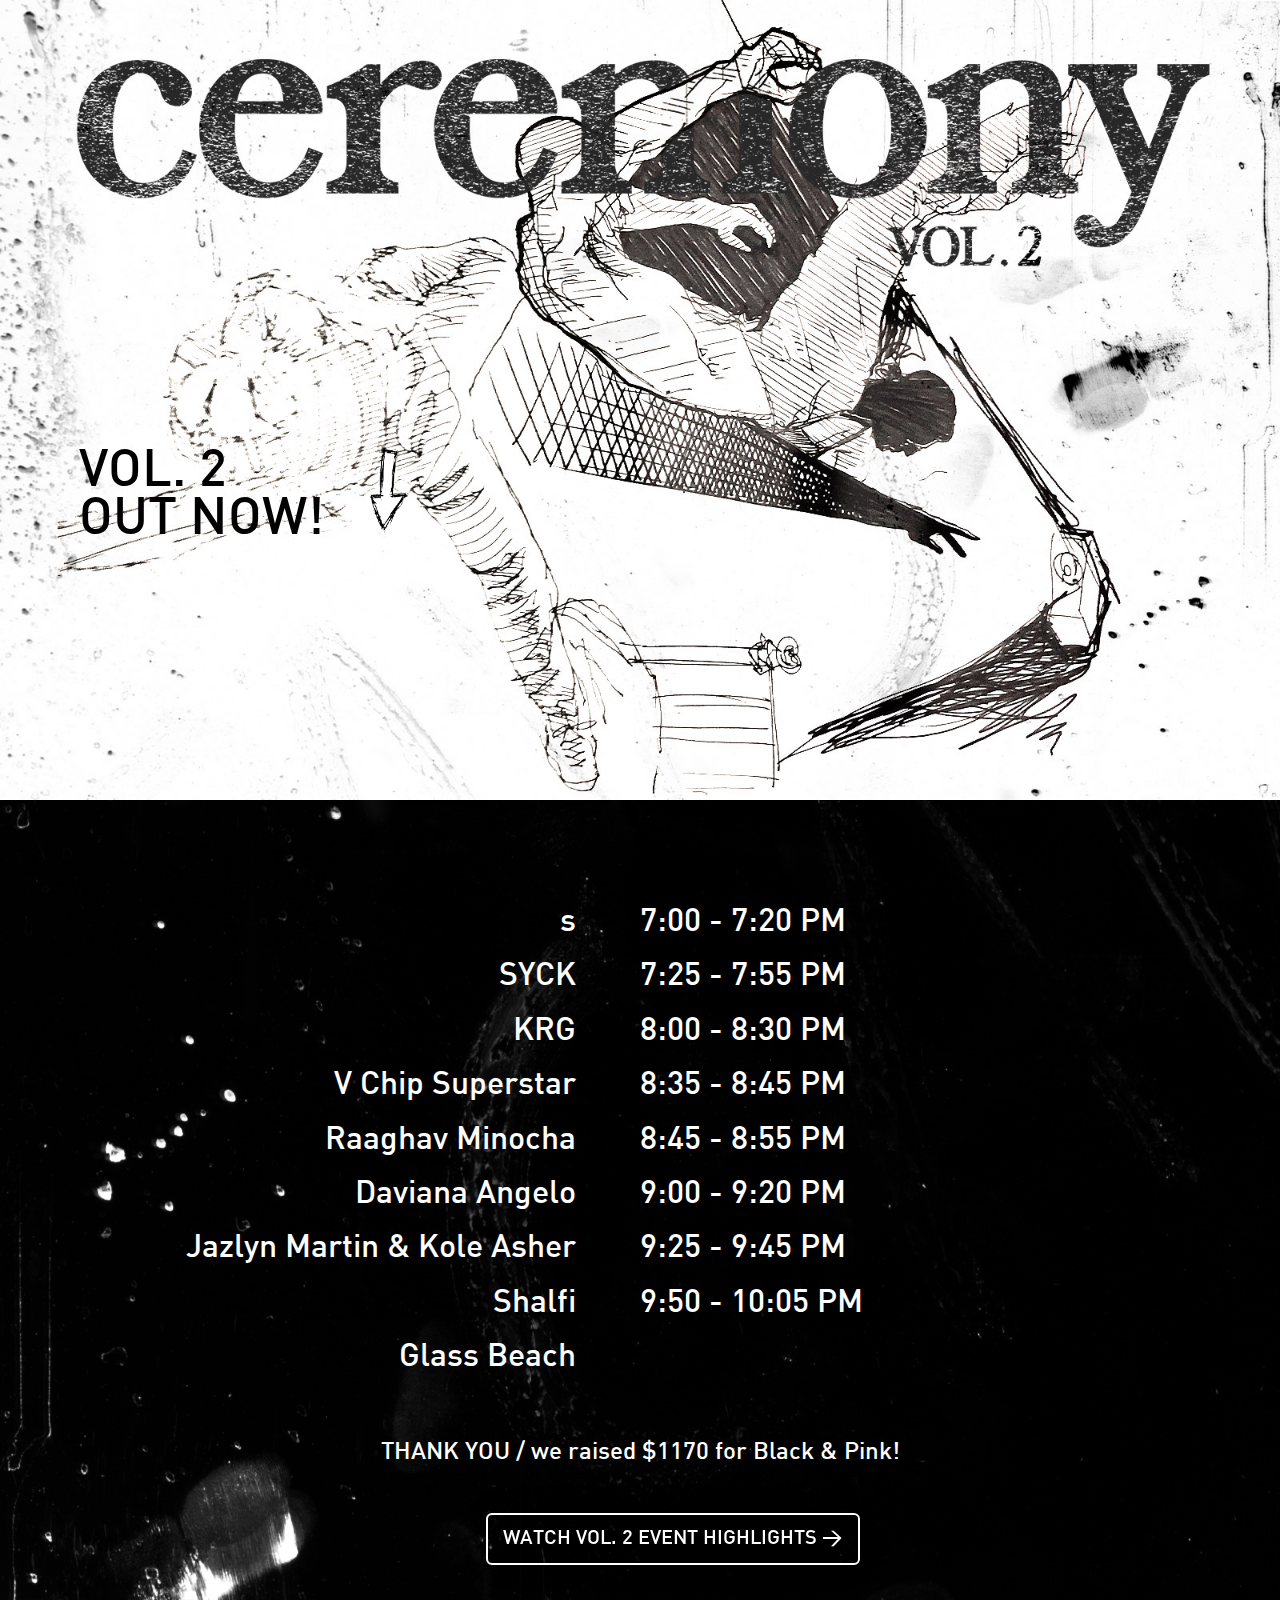
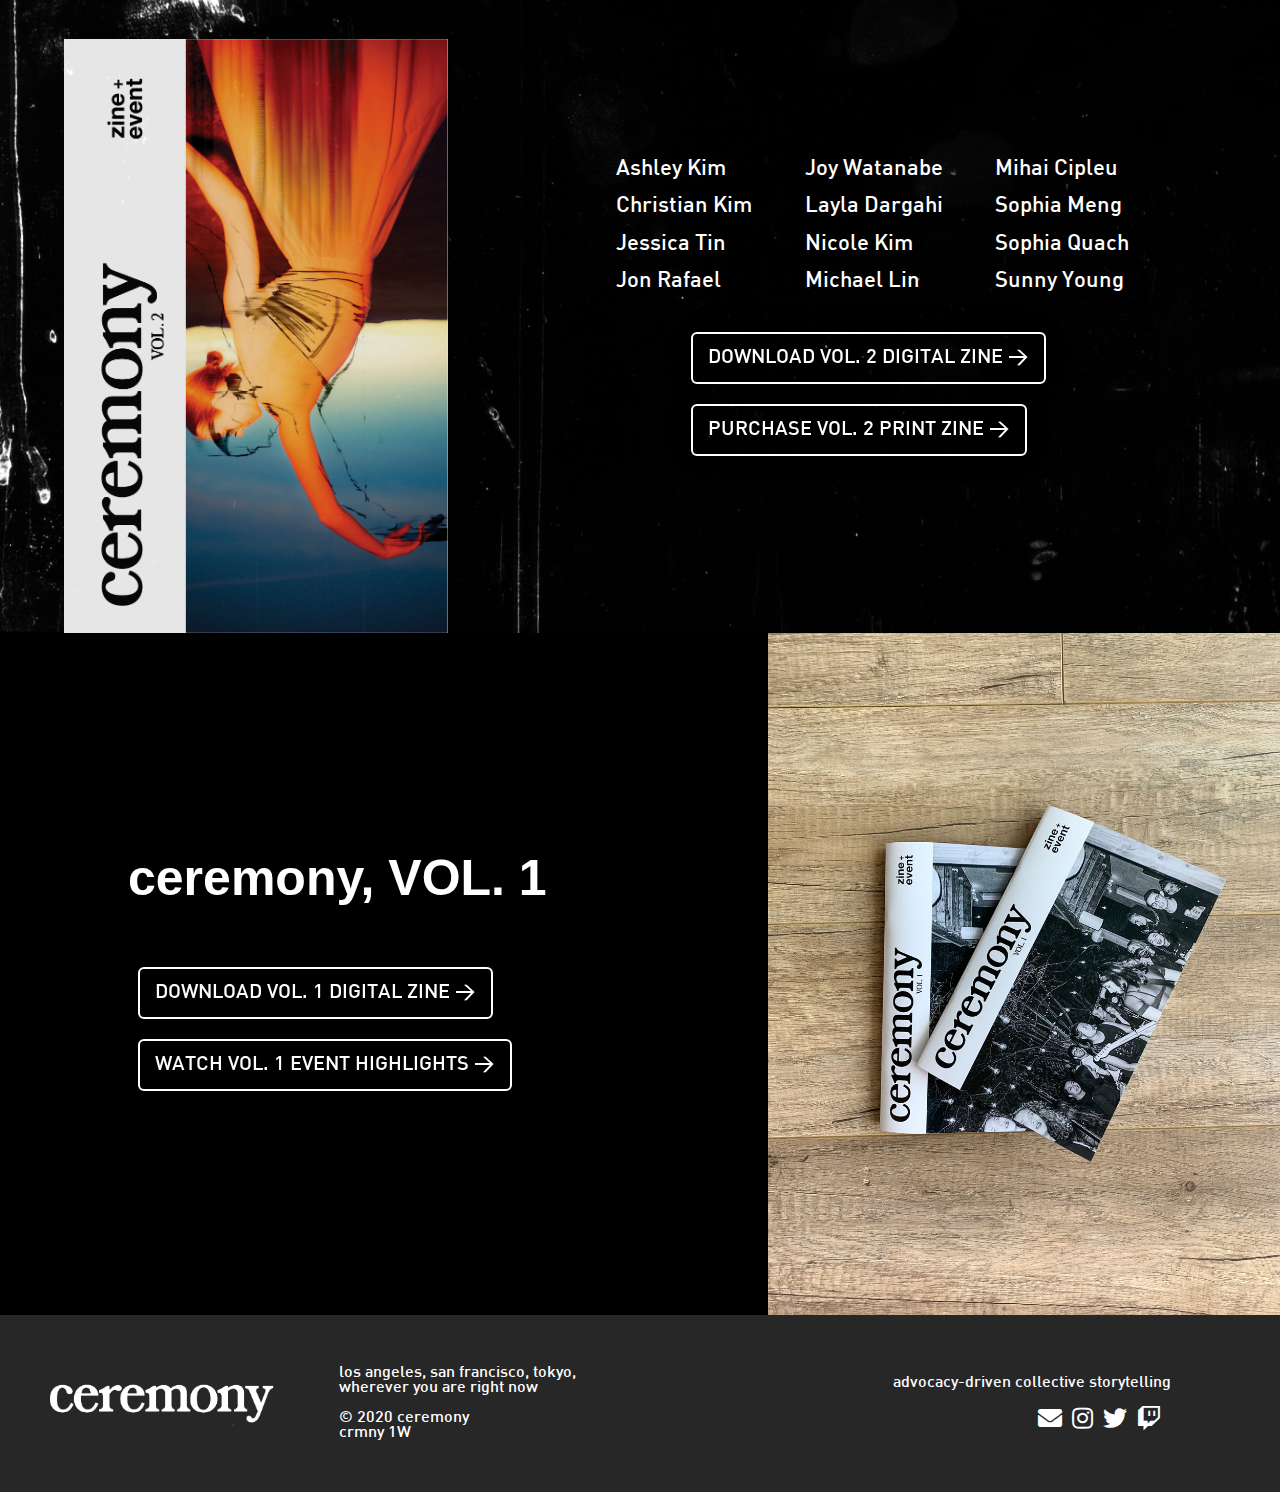
<file: index.html>
<html>
  <head>
    <title>ceremony</title>
    <link rel="stylesheet" type="text/css" href="style.css">
    <link rel="stylesheet" href="https://use.fontawesome.com/releases/v5.7.2/css/all.css">
    <link rel="icon" type="image/png" href="img/zine1logo.png"/>
    <meta name="viewport" content="width=device-width, initial-scale=1">

  </head>
  <body>
    <header id="landing">
      <img src="img/sketchlanding.jpg" id="landing-img" alt="a sketch over the ceremony logo" title="ceremony, VOL. 2">
      <img src="img/mobilelanding3.jpg" id="mobile-landing-img" alt="a painted recreation of a crowd of people walking over the ceremony logo" title="ceremony, VOL. 2">
      <div id="vol-2-announcement">
        VOL. 2 <br> OUT NOW!
      </div>
      <a href="#vol2event" onclick="test('vol2event'); return false;"><img src="img/arrow3.png" id="arrow" class="animated bounce" alt="a sketched arrow pointing downwards bounces up and down" title="arrow"></a>
    </header>

 <main id="vol2">

    <section id="vol2event">
    <section id="schedule" class="clearfix">
      <ul id="names">s
        <li>SYCK</li>
        <li>KRG</li>
        <li>V Chip Superstar</li>
        <li>Raaghav Minocha</li>
        <li>Daviana Angelo</li>
        <li>Jazlyn Martin & Kole Asher</li>
        <li>Shalfi</li>
        <li>Glass Beach</li>
      </ul>
      <ul id="times">
        <li>7:00 - 7:20 PM</li>
        <li>7:25 - 7:55 PM</li>
        <li>8:00 - 8:30 PM</li>
        <li>8:35 - 8:45 PM</li>
        <li>8:45 - 8:55 PM</li>
        <li>9:00 - 9:20 PM</li>
        <li>9:25 - 9:45 PM</li>
        <li>9:50 - 10:05 PM</li>
      </ul>
    </section>
            <p id="add">THANK YOU / we raised $1170 for Black & Pink!</p>
       <div id="button">
          <a href="https://www.twitch.tv/ceremonyonline"><button id="event2watch">WATCH VOL. 2 EVENT HIGHLIGHTS ></button></a><br>
      </div>
    </section>


    <section id="vol2zine" class="clearfix">
      <aside id="zine2">
        <a href="https://www.dropbox.com/sh/qgi4bo7hju7pq64/AADOorTAQ2VtXUM8dhZMkiaBa?dl=0"><img src="img/zine2-cover.png" id="zine2cover"></a>
      </aside>
      <article id="zine2info">
         <ul id="zine2-list">
          <li> Ashley Kim</li>
          <li>Christian Kim</li>
          <li>Jessica Tin</li>
          <li>Jon Rafael</li>
          <li>Joy Watanabe</li>
          <li>Layla Dargahi</li>
          <li>Nicole Kim</li>
          <li>Michael Lin</li>
          <li>Mihai Cipleu</li>
          <li>Sophia Meng</li>
          <li>Sophia Quach</li>
          <li>Sunny Young</li>
        </ul>
        <div class="button">
          <a href="https://www.dropbox.com/sh/qgi4bo7hju7pq64/AADOorTAQ2VtXUM8dhZMkiaBa?dl=0"><button id="zine2download">DOWNLOAD VOL. 2 DIGITAL ZINE ></button></a><br>
          <a href="https://ceremonyonline.selz.com"><button id="zine2purchase">PURCHASE VOL. 2 PRINT ZINE ></button></a>
        </div>
      </article>
    </section>

  </main>
 
    <section id="vol1" class="clearfix">
      <article id="vol1-info">
        <h3 id="vol1-title">
        ceremony, VOL. 1
        </h3>
        <div class="button">
          <a href="https://www.dropbox.com/s/j345tnwtqeroa69/ceremony%2C%20VOL.1.pdf?dl=0"><button id="zine1download">DOWNLOAD VOL. 1 DIGITAL ZINE ></button></a><br>
          <a href="https://www.twitch.tv/ceremonyonline/videos?filter=highlights&sort=time"><button id="event1watch">WATCH VOL. 1 EVENT HIGHLIGHTS ></button></a>
        </div>
      </article>
      <aside id="zine1cover">
        <img id="vol1-zine" src="img/sale.JPG" alt="two copies of the print version of the ceremony, VOL. 1 zine" title="ceremony, VOL. 1 zine">
      </aside>
    </section>

    <footer>
      <a href="#landing" onclick="test('landing'); return false;" id="footer-logo-link"><img src="img/logo-white.png" alt="ceremony logo, the word ceremony is in a serif font" title="ceremony logo" id="footer-logo"></a>
      <div id="footer-info">los angeles, san francisco, tokyo, wherever you are right now<br><br>© 2020 ceremony<br>crmny 1W</div>
      <div id="footer-contact">
        advocacy-driven collective storytelling<br><br>
        <a href="mailto:ceremonyonline@gmail.com"><i class="fas fa-envelope"></i></a><a href="https://www.instagram.com/ceremonyonline/"><i class="fab fa-instagram"></i></a><a href="https://twitter.com/ceremonyonline"><i class = "fab fa-twitter"></i></a><a href="https://www.twitch.tv/ceremonyonline"><i class="fab fa-twitch"></i></a>
      </div>
    </footer>
  </body>
</html>

<!--https://stackoverflow.com/questions/25020582/scrolling-to-an-anchor-using-transition-css3-->
<script>
  function scrollTo(to, duration) {
      if (document.body.scrollTop == to) return;
      var diff = to - document.body.scrollTop;
      var scrollStep = Math.PI / (duration / 10);
      var count = 0, currPos;
      start = window.pageYOffset;
      scrollInterval = setInterval(function(){
          if (document.body.scrollTop != to) {
              count = count + 1;
              currPos = start + diff * (0.5 - 0.5 * Math.cos(count * scrollStep));
              document.body.scrollTop = currPos;
          }
          else { clearInterval(scrollInterval); }
      },10);
  }

  function test(elID)
  {
      var dest = document.getElementById(elID);
      scrollTo(dest.offsetTop, 500);
  }

</script>
</file>
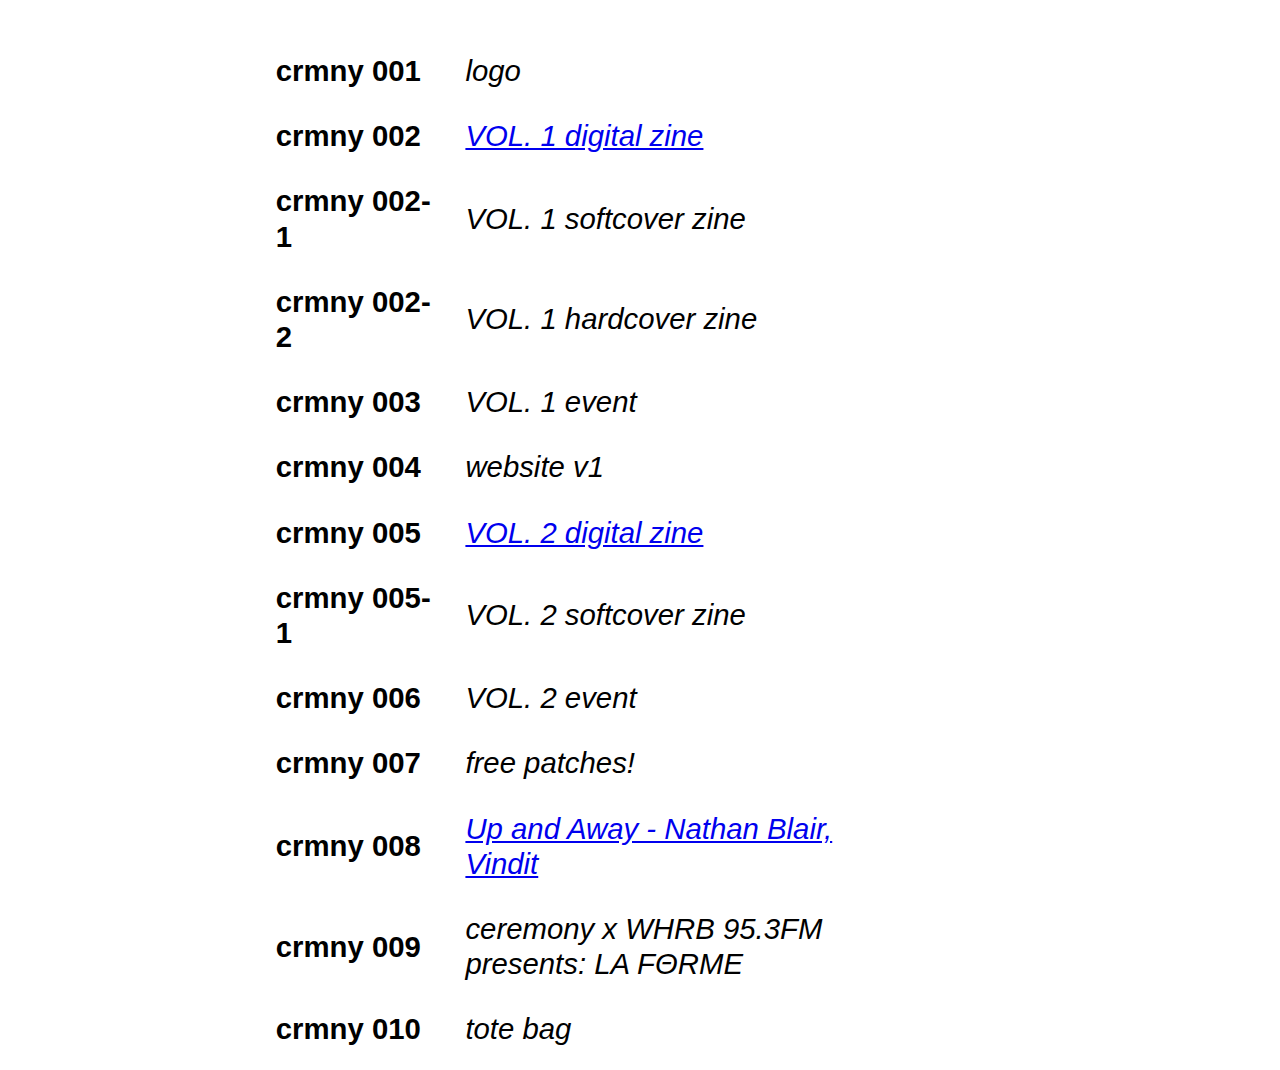
<file: crmny002W/archive.html>
<!DOCTYPE html>
<html>
<head>
	<title>Archive - ceremony</title>
	<link rel="stylesheet" type="text/css" href="style-archive.css">
</head>
<body>
 <main>
 	<table>
 		<tr>
            <th>crmny 001</th>
            <td>logo</td>
        </tr>
        <tr>
			<th>crmny 002</th>
			<td><a href="https://https://www.dropbox.com/s/j345tnwtqeroa69/ceremony%2C%20VOL.1.pdf?dl=0" target="_blank">VOL. 1 digital zine</td>
		</tr>
		<tr>
			<th>crmny 002-1</th>
			<td>VOL. 1 softcover zine</td>
		</tr>
		<tr>
			<th>crmny 002-2</th>
			<td>VOL. 1 hardcover zine</td>
		</tr>
		<tr>
			<th>crmny 003</th>
			<td>VOL. 1 event</td>
		</tr>
        <tr>
            <th>crmny 004</th>
            <td>website v1</td>
        </tr>
		<tr>
			<th>crmny 005</th>
			<td><a href="https://www.dropbox.com/s/foh9rvrsne9jxrn/ceremony%2C%20VOL.%202.pdf?dl=0" target="_blank">VOL. 2 digital zine</td>
		</tr>
		<tr>
			<th>crmny 005-1</th>
			<td>VOL. 2 softcover zine</td>
		</tr>
		<tr>
			<th>crmny 006</th>
			<td>VOL. 2 event</td>
		</tr>
		<tr>
			<th>crmny 007</th>
			<td>free patches!</td>
		</tr>
        <tr>
            <th>crmny 008</th>
            <td><a href="https://fanlink.to/up-and-away" target="_blank">Up and Away - Nathan Blair, Vindit</td>
        </tr>
        <tr>
            <th>crmny 009</th>
            <td>ceremony x WHRB 95.3FM presents: LA FΘRME</td>
        </tr>
        <tr>
            <th>crmny 010</th>
            <td>tote bag</td>
        </tr>
     </table>
 </main>
</body>
</html>
</file>
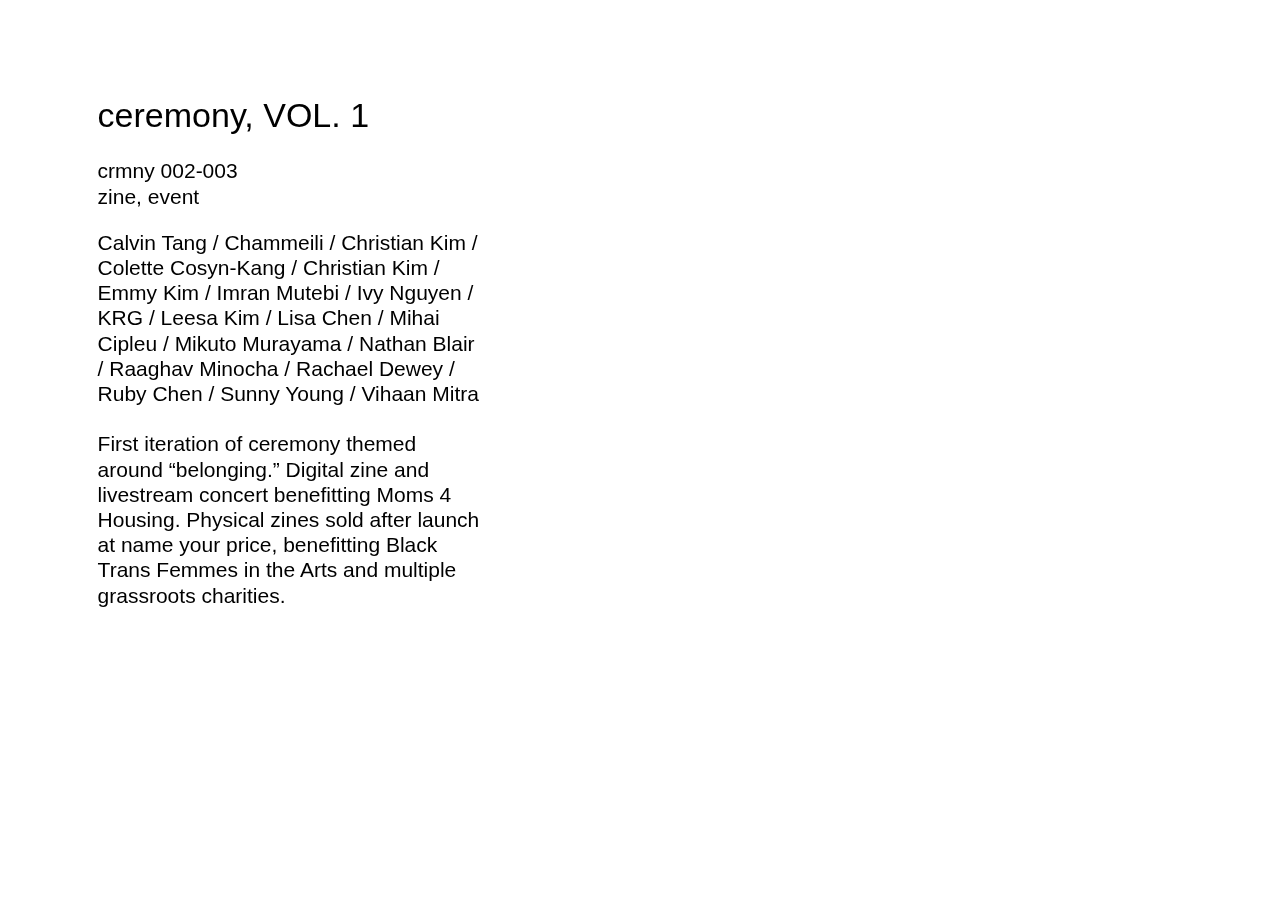
<file: crmny002W/ceremonyVOL1.html>
<!DOCTYPE html>
<html>
    <head>
        <link rel="stylesheet" type="text/css" href="style-pages.css">
    </head>
    <body class="clearfix">
        <main>
            <h1>ceremony, VOL. 1</h1>
            <h2>crmny 002-003<br>zine, event</h2>
            <p>Calvin Tang / Chammeili / Christian Kim / Colette Cosyn-Kang / Christian Kim / Emmy Kim / Imran Mutebi / Ivy Nguyen / KRG / Leesa Kim / Lisa Chen / Mihai Cipleu / Mikuto Murayama / Nathan Blair / Raaghav Minocha / Rachael Dewey / Ruby Chen / Sunny Young / Vihaan Mitra <br><br>
                First iteration of ceremony themed around “belonging.” Digital zine and livestream concert benefitting Moms 4 Housing. Physical zines sold after launch at name your price, benefitting Black Trans Femmes in the Arts and multiple grassroots charities.</p>
        </main>
        <aside>
            
        </aside>
    </body>
</html>
</file>
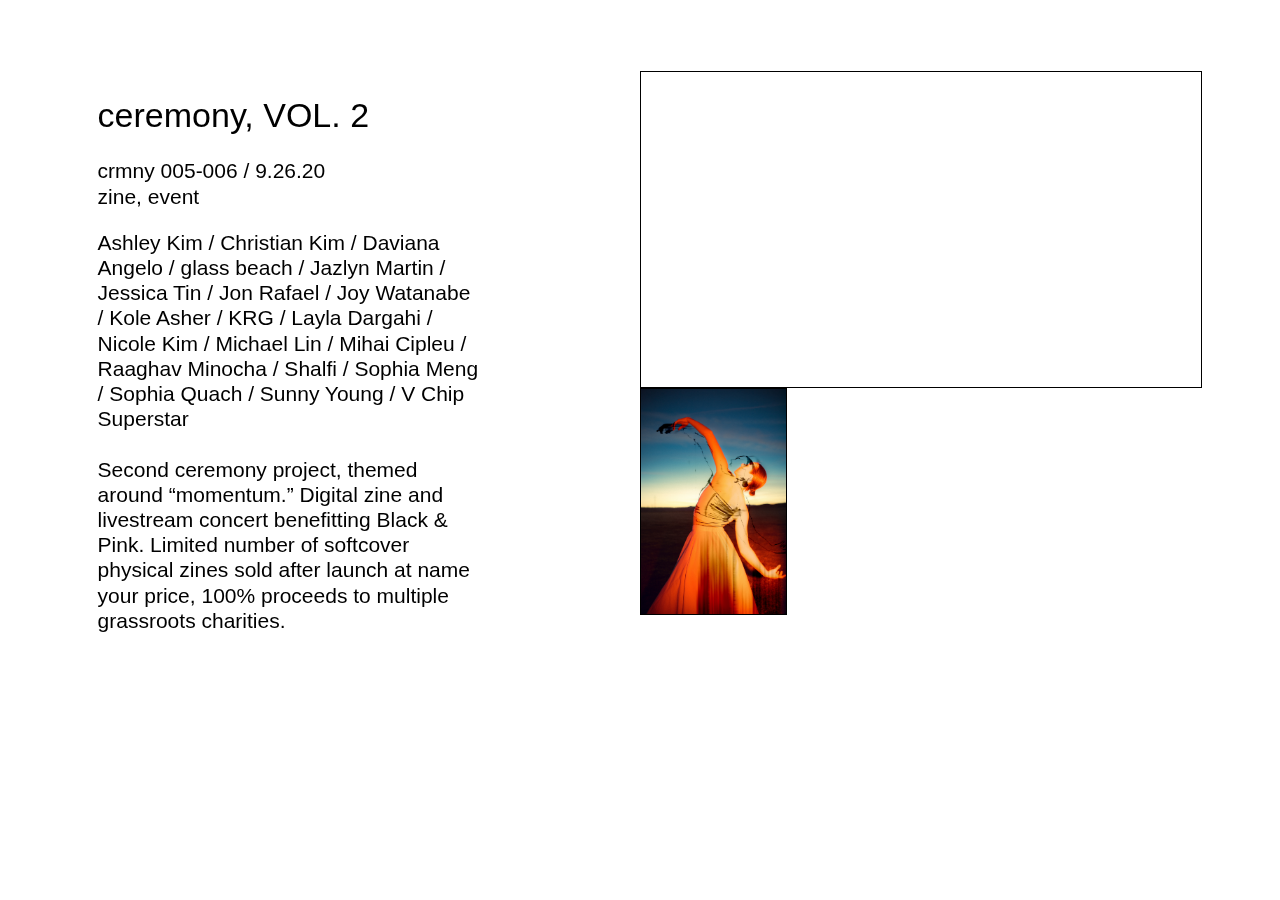
<file: crmny002W/ceremonyVOL2.html>
<!DOCTYPE html>
<html>
    <head>
        <link rel="stylesheet" type="text/css" href="style-pages.css">
    </head>
    <body class="clearfix">
        <main>
            <h1>ceremony, VOL. 2</h1>
            <h2>crmny 005-006 / 9.26.20<br>zine, event</h2>
            <p>Ashley Kim / Christian Kim / Daviana Angelo / glass beach / Jazlyn Martin / Jessica Tin / Jon Rafael / Joy Watanabe / Kole Asher / KRG / Layla Dargahi / Nicole Kim / Michael Lin / Mihai Cipleu / Raaghav Minocha / Shalfi / Sophia Meng / Sophia Quach / Sunny Young / V Chip Superstar <br><br>
                Second ceremony project, themed around “momentum.” Digital zine and livestream concert benefitting Black & Pink. Limited number of softcover physical zines sold after launch at name your price, 100% proceeds to multiple grassroots charities.</p>
        </main>
        <aside class="container">
            <iframe class="object" width="560" height="315" src="https://www.youtube.com/embed/TwBCe7xdpMo" frameborder="0" allow="accelerometer; autoplay; clipboard-write; encrypted-media; gyroscope; picture-in-picture" allowfullscreen></iframe>
            <img src="img/zine2.JPG" id="zine2cover" class="object">
        </aside>
    </body>
</html>
</file>
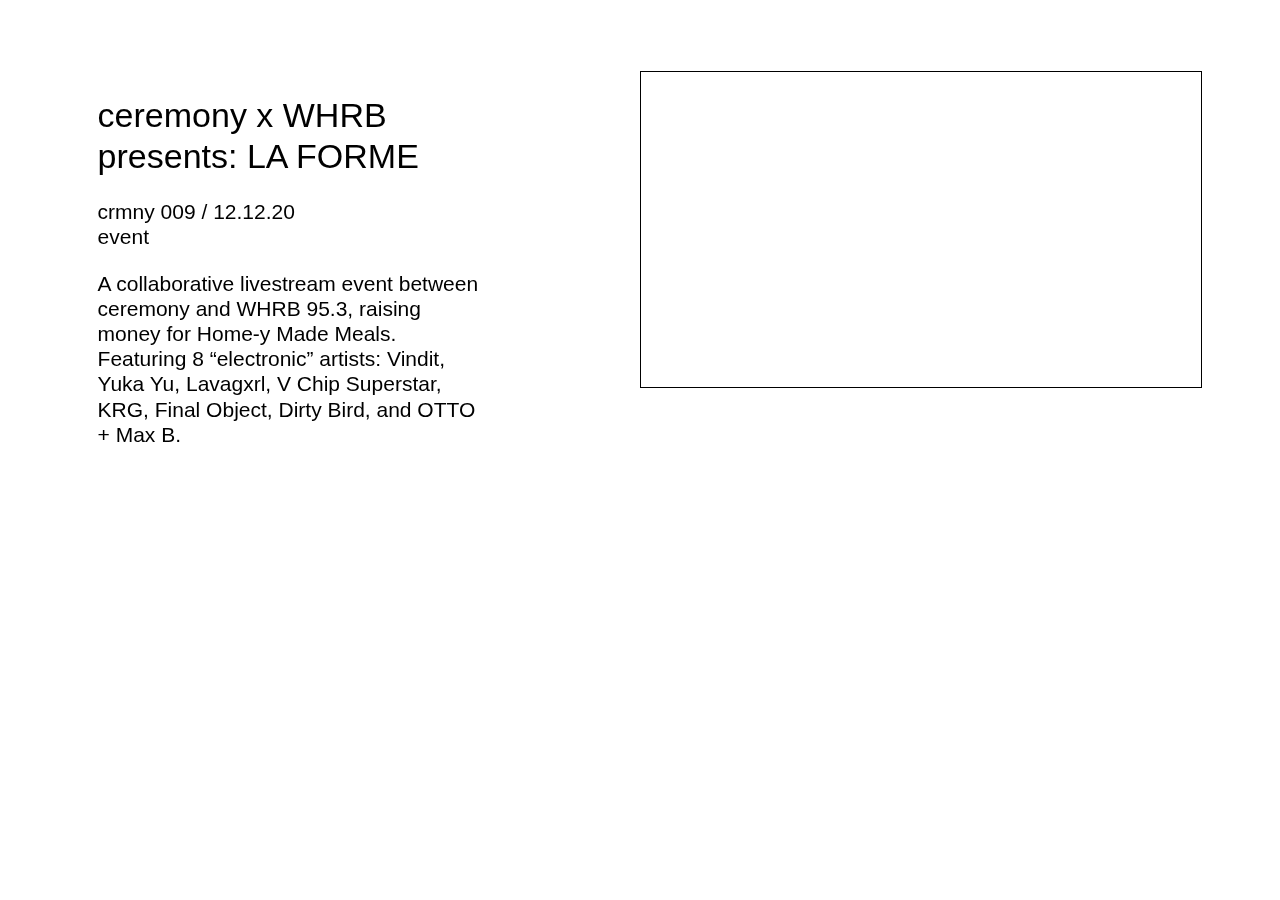
<file: crmny002W/LAFORME.html>
<!DOCTYPE html>
<html>
    <head>
        <link rel="stylesheet" type="text/css" href="style-pages.css">
    </head>
    <body class="clearfix">
        <main>
            <h1>ceremony x WHRB presents: LA FORME</h1>
            <h2>crmny 009 / 12.12.20 <br>
            event</h2>
            <p>A collaborative livestream event between ceremony and WHRB 95.3,  raising money for Home-y Made Meals. Featuring 8 “electronic” artists: Vindit, Yuka Yu, Lavagxrl, V Chip Superstar, KRG, Final Object, Dirty Bird, and OTTO + Max B.</p>
        </main>
        <aside>
            <iframe width="560" height="315" src="https://www.youtube.com/embed/CTY20k3SyaU" frameborder="0" allow="accelerometer; autoplay; clipboard-write; encrypted-media; gyroscope; picture-in-picture" allowfullscreen></iframe>
        </aside>
    </body>
</html>
</file>
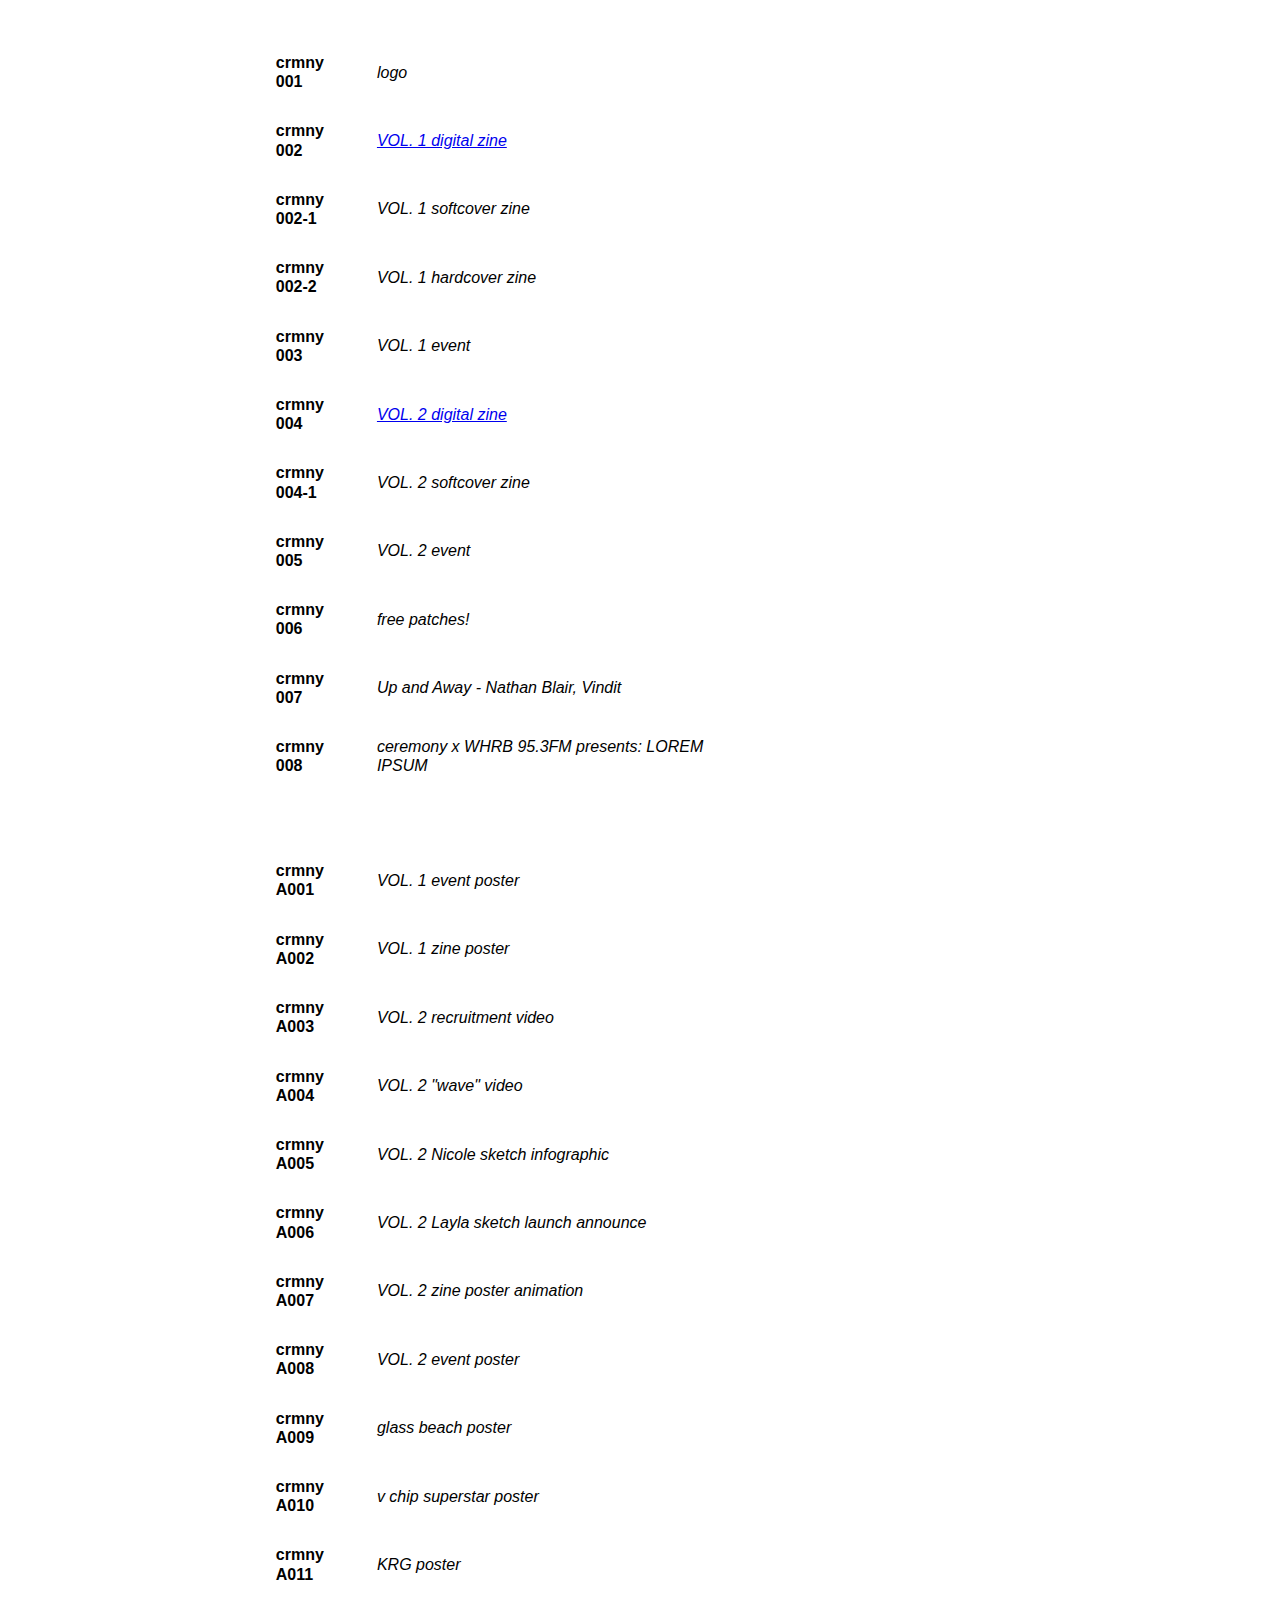
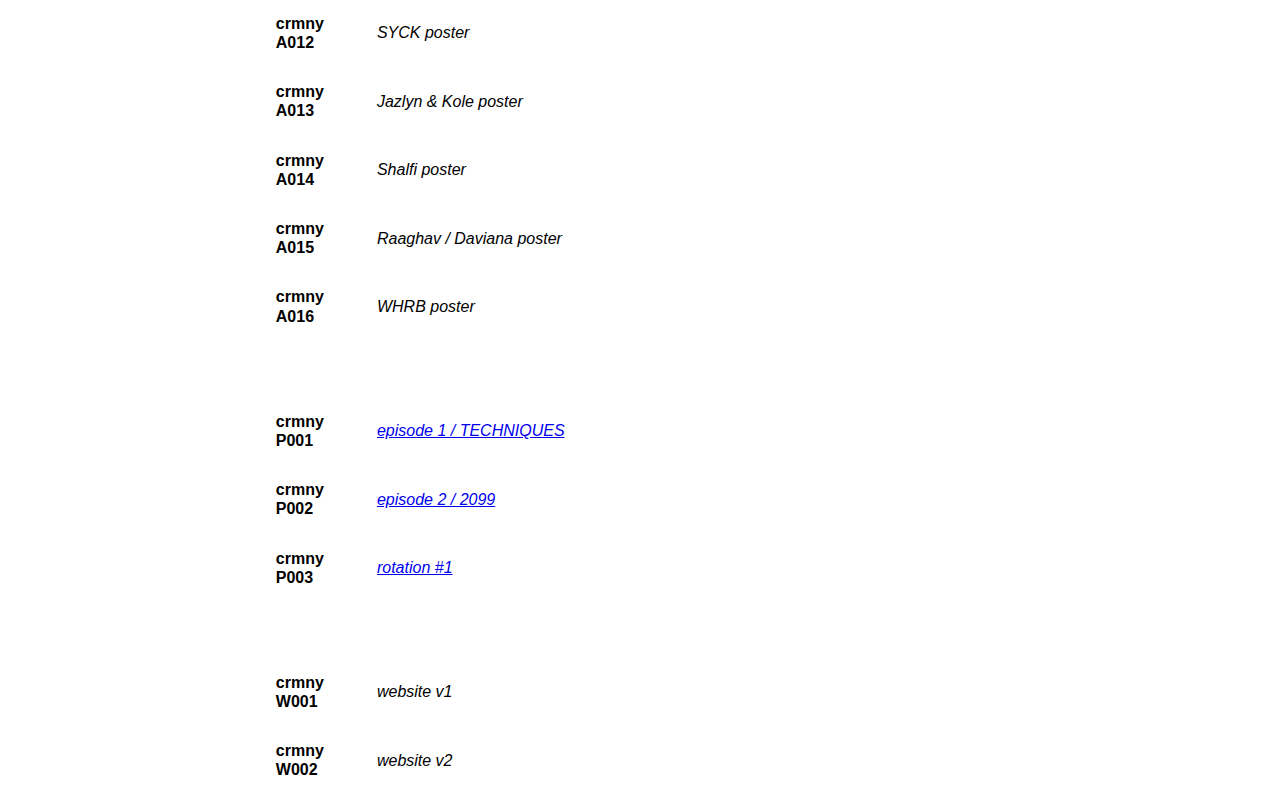
<file: crmny W002/Archive/archive.html>
<!DOCTYPE html>
<html>
<head>
	<title>Archive - ceremony</title>
	<link rel="stylesheet" type="text/css" href="style-archive.css">
</head>
<body>
 <main>
 	<table>
 		<tr>
            <th>crmny 001</th>
            <td>logo</td>
        </tr>
			<th>crmny 002</th>
			<td><a href="https://https://www.dropbox.com/s/j345tnwtqeroa69/ceremony%2C%20VOL.1.pdf?dl=0" target="_blank">VOL. 1 digital zine</td>
		</tr>
		<tr>
			<th>crmny 002-1</th>
			<td>VOL. 1 softcover zine</td>
		</tr>
		<tr>
			<th>crmny 002-2</th>
			<td>VOL. 1 hardcover zine</td>
		</tr>
		<tr>
			<th>crmny 003</th>
			<td>VOL. 1 event</td>
		</tr>
		<tr>
			<th>crmny 004</th>
			<td><a href="https://www.dropbox.com/s/foh9rvrsne9jxrn/ceremony%2C%20VOL.%202.pdf?dl=0" target="_blank">VOL. 2 digital zine</td>
		</tr>
		<tr>
			<th>crmny 004-1</th>
			<td>VOL. 2 softcover zine</td>
		</tr>
		<tr>
			<th>crmny 005</th>
			<td>VOL. 2 event</td>
		</tr>
		<tr>
			<th>crmny 006</th>
			<td>free patches!</td>
		</tr>
        <tr>
            <th>crmny 007</th>
            <td>Up and Away - Nathan Blair, Vindit</td>
        </tr>
        <tr>
            <th>crmny 008</th>
            <td>ceremony x WHRB 95.3FM presents: LOREM IPSUM</td>
        </tr>
     </table>
      <br>
    <table>
    	<tr>
    		<th>crmny A001</th>
    		<td>VOL. 1 event poster</td>
    	</tr>
    	<tr>
    		<th>crmny A002</th>
    		<td>VOL. 1 zine poster</td>
    	</tr>
        <tr>
            <th>crmny A003</th>
            <td>VOL. 2 recruitment video</td>
        </tr>
        <tr>
            <th>crmny A004</th>
            <td>VOL. 2 "wave" video</td>
        </tr>
    	<tr>
    		<th>crmny A005</th>
    		<td>VOL. 2 Nicole sketch infographic</td>
    	</tr>
    	<tr>
    		<th>crmny A006</th>
    		<td>VOL. 2 Layla sketch launch announce</td>
    	</tr>
    	<tr>
    		<th>crmny A007</th>
    		<td>VOL. 2 zine poster animation</td>
    	</tr>
    	<tr>
    		<th>crmny A008</th>
    		<td>VOL. 2 event poster</td>
    	</tr>
    	<tr>
    		<th>crmny A009</th>
    		<td>glass beach poster</td>
    	</tr>
    	<tr>
    		<th>crmny A010</th>
    		<td>v chip superstar poster</td>
    	</tr>
		<tr>
    		<th>crmny A011</th>
    		<td>KRG poster</td>
    	</tr>
		<tr>
    		<th>crmny A012</th>
    		<td>SYCK poster</td>
    	</tr>
		<tr>
    		<th>crmny A013</th>
    		<td>Jazlyn & Kole poster</td>
    	</tr>
		<tr>
    		<th>crmny A014</th>
    		<td>Shalfi poster</td>
    	</tr>
    	<tr>
    		<th>crmny A015</th>
    		<td>Raaghav / Daviana poster</td>
    	</tr>
    	<tr>
    		<th>crmny A016</th>
    		<td>WHRB poster</td>
    	</tr>
   </table>
    <br>
    <table>
    	<tr>
    		<th>crmny P001</th>
    		<td><a href="https://open.spotify.com/playlist/3E7LkMrb4ySn7H7SnYjYqq?si=YDgE8CxsTuSb3-r_aCMDiA" target="_blank">episode 1 / TECHNIQUES </td>
    	</tr>
    	<tr>
    		<th>crmny P002</th>
    		<td><a href="https://open.spotify.com/playlist/5FnxP9ekcerh7RYp98u4PL?si=EBnnkEIYTQiZbJ0goh2mQA" target="_blank">episode 2 / 2099 </td>
    	</tr>
    	<tr>
    		<th>crmny P003</th>
    		<td><a href="https://open.spotify.com/playlist/2LqTNC4VkechQ0MfaKv77O?si=DTD0rWGyThOl6ZQF4Yzf_Q" target="_blank">rotation #1</td>
    	</tr>
    </table>
    <br>
   <table>
	   	<tr>
	   		<th>crmny W001</th>
	   		<td>website v1</td>
	   	</tr>
	   	<tr>
	   		<th>crmny W002</th>
	   		<td>website v2</td>
	   	</tr>
	</table>
 </main>
</body>
</html>
</file>
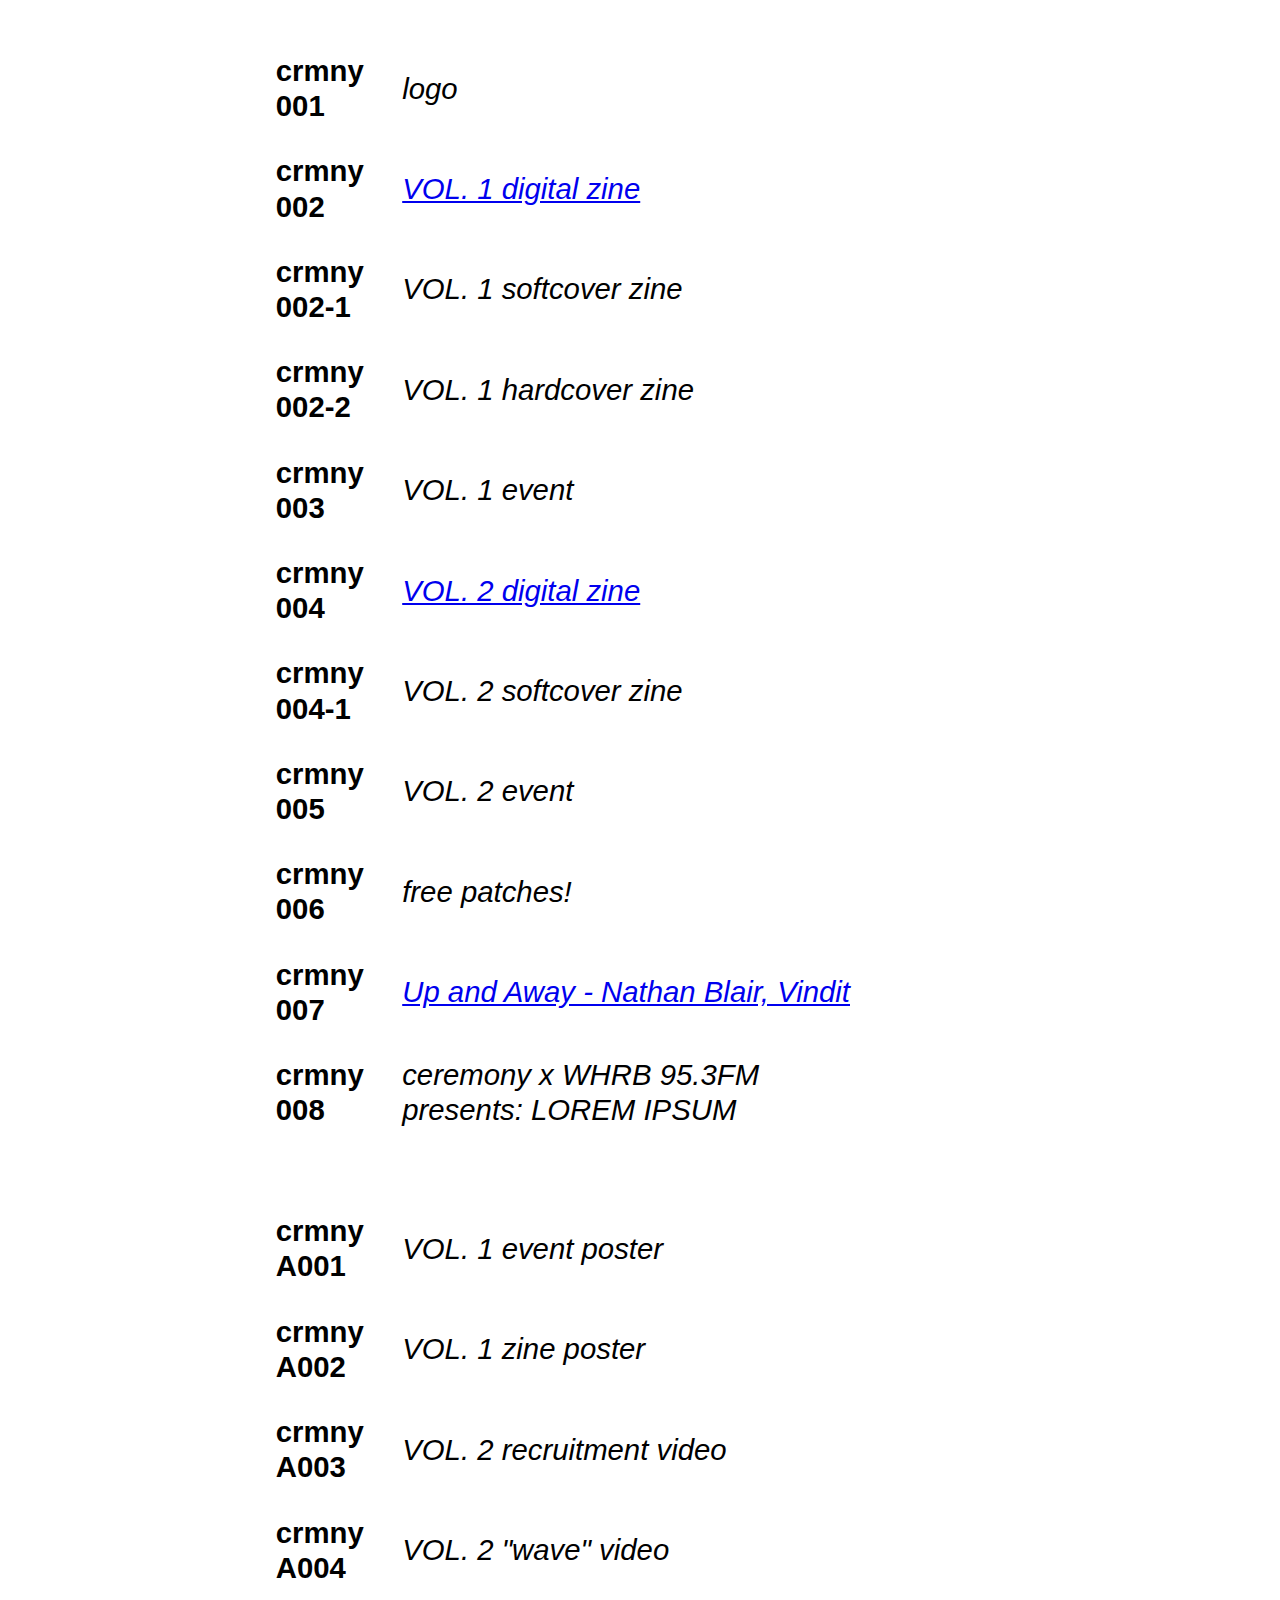
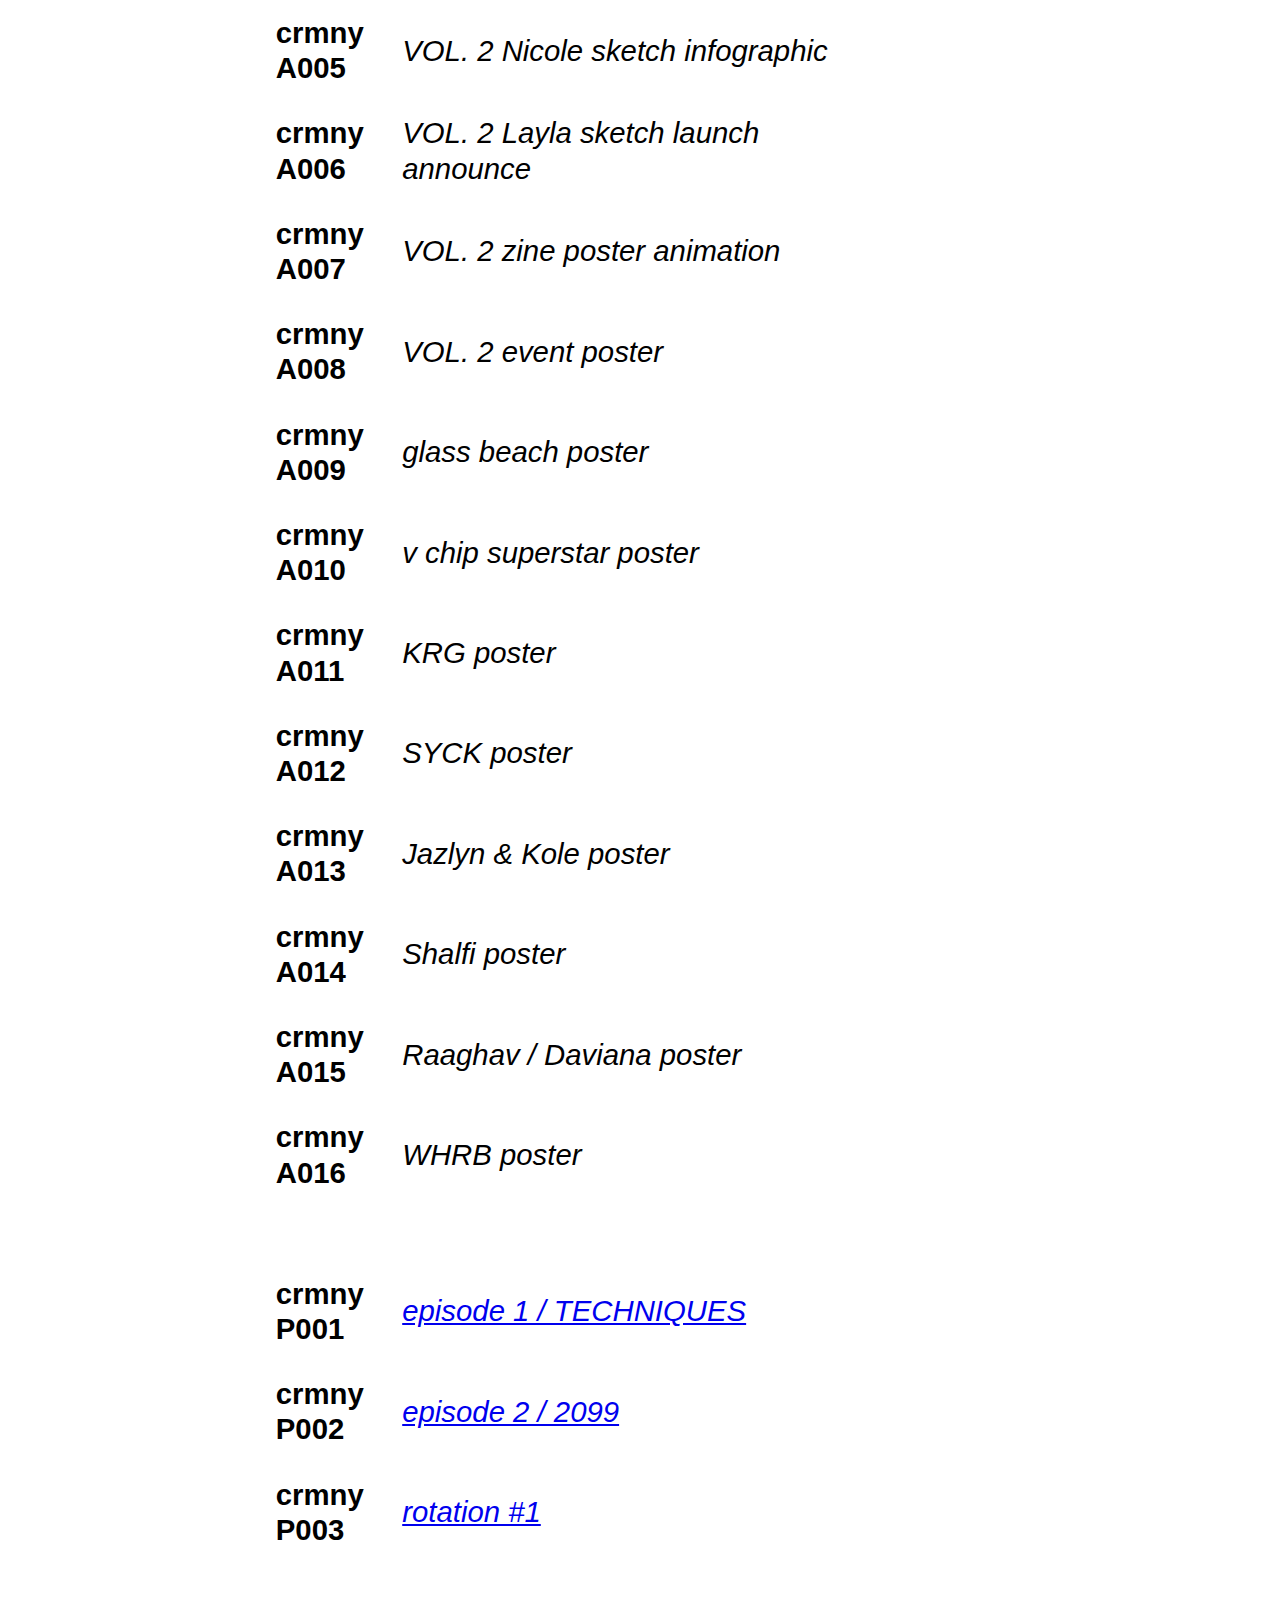
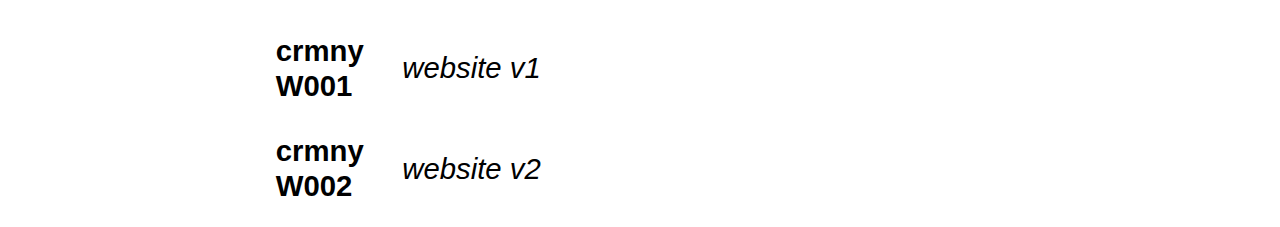
<file: crmny002W/Archive/archive.html>
<!DOCTYPE html>
<html>
<head>
	<title>Archive - ceremony</title>
	<link rel="stylesheet" type="text/css" href="style-archive.css">
</head>
<body>
 <main>
 	<table>
 		<tr>
            <th>crmny 001</th>
            <td>logo</td>
        </tr>
			<th>crmny 002</th>
			<td><a href="https://https://www.dropbox.com/s/j345tnwtqeroa69/ceremony%2C%20VOL.1.pdf?dl=0" target="_blank">VOL. 1 digital zine</td>
		</tr>
		<tr>
			<th>crmny 002-1</th>
			<td>VOL. 1 softcover zine</td>
		</tr>
		<tr>
			<th>crmny 002-2</th>
			<td>VOL. 1 hardcover zine</td>
		</tr>
		<tr>
			<th>crmny 003</th>
			<td>VOL. 1 event</td>
		</tr>
		<tr>
			<th>crmny 004</th>
			<td><a href="https://www.dropbox.com/s/foh9rvrsne9jxrn/ceremony%2C%20VOL.%202.pdf?dl=0" target="_blank">VOL. 2 digital zine</td>
		</tr>
		<tr>
			<th>crmny 004-1</th>
			<td>VOL. 2 softcover zine</td>
		</tr>
		<tr>
			<th>crmny 005</th>
			<td>VOL. 2 event</td>
		</tr>
		<tr>
			<th>crmny 006</th>
			<td>free patches!</td>
		</tr>
        <tr>
            <th>crmny 007</th>
            <td><a href="https://fanlink.to/up-and-away" target="_blank">Up and Away - Nathan Blair, Vindit</td>
        </tr>
        <tr>
            <th>crmny 008</th>
            <td>ceremony x WHRB 95.3FM presents: LOREM IPSUM</td>
        </tr>
     </table>
      <br>
    <table>
    	<tr>
    		<th>crmny A001</th>
    		<td>VOL. 1 event poster</td>
    	</tr>
    	<tr>
    		<th>crmny A002</th>
    		<td>VOL. 1 zine poster</td>
    	</tr>
        <tr>
            <th>crmny A003</th>
            <td>VOL. 2 recruitment video</td>
        </tr>
        <tr>
            <th>crmny A004</th>
            <td>VOL. 2 "wave" video</td>
        </tr>
    	<tr>
    		<th>crmny A005</th>
    		<td>VOL. 2 Nicole sketch infographic</td>
    	</tr>
    	<tr>
    		<th>crmny A006</th>
    		<td>VOL. 2 Layla sketch launch announce</td>
    	</tr>
    	<tr>
    		<th>crmny A007</th>
    		<td>VOL. 2 zine poster animation</td>
    	</tr>
    	<tr>
    		<th>crmny A008</th>
    		<td>VOL. 2 event poster</td>
    	</tr>
    	<tr>
    		<th>crmny A009</th>
    		<td>glass beach poster</td>
    	</tr>
    	<tr>
    		<th>crmny A010</th>
    		<td>v chip superstar poster</td>
    	</tr>
		<tr>
    		<th>crmny A011</th>
    		<td>KRG poster</td>
    	</tr>
		<tr>
    		<th>crmny A012</th>
    		<td>SYCK poster</td>
    	</tr>
		<tr>
    		<th>crmny A013</th>
    		<td>Jazlyn & Kole poster</td>
    	</tr>
		<tr>
    		<th>crmny A014</th>
    		<td>Shalfi poster</td>
    	</tr>
    	<tr>
    		<th>crmny A015</th>
    		<td>Raaghav / Daviana poster</td>
    	</tr>
    	<tr>
    		<th>crmny A016</th>
    		<td>WHRB poster</td>
    	</tr>
   </table>
    <br>
    <table>
    	<tr>
    		<th>crmny P001</th>
    		<td><a href="https://open.spotify.com/playlist/3E7LkMrb4ySn7H7SnYjYqq?si=YDgE8CxsTuSb3-r_aCMDiA" target="_blank">episode 1 / TECHNIQUES </td>
    	</tr>
    	<tr>
    		<th>crmny P002</th>
    		<td><a href="https://open.spotify.com/playlist/5FnxP9ekcerh7RYp98u4PL?si=EBnnkEIYTQiZbJ0goh2mQA" target="_blank">episode 2 / 2099 </td>
    	</tr>
    	<tr>
    		<th>crmny P003</th>
    		<td><a href="https://open.spotify.com/playlist/2LqTNC4VkechQ0MfaKv77O?si=DTD0rWGyThOl6ZQF4Yzf_Q" target="_blank">rotation #1</td>
    	</tr>
    </table>
    <br>
   <table>
	   	<tr>
	   		<th>crmny W001</th>
	   		<td>website v1</td>
	   	</tr>
	   	<tr>
	   		<th>crmny W002</th>
	   		<td>website v2</td>
	   	</tr>
	</table>
 </main>
</body>
</html>
</file>
<file: style.css>
@font-face {
  font-family: 'ceremony';
  src: url('DIN Medium Regular.ttf');
}
html {
	margin:0;
}

body {
	margin:0;
	background-color:black;
	font-family:"ceremony";
	color:black;
	min-width:1000;        /* Suppose you want minimum width of 1000px */
	width: auto !important;  /* Firefox will set width as auto */
	width:1000;            /* As IE6 ignores !important it will set width as 1000px; */
}

#landing-img {
	width:100%;
	height:auto;
}

#mobile-landing-img {
	display:none;
}

#vol-2-announcement {
	font-size:52px;
	font-family:"ceremony";
	position:absolute;
	bottom:30%;
	left:5%;
	text-align:left;
	padding:15px;
}

#landing {
	width:100%;
	height:auto;
	background-color:black;
	text-align:center;
	position:relative;
}


/*animated arrow bouncing
**********************************************/
/*adapted from https://codepen.io/dodozhang21/pen/siKtp*/


#arrow {
	position:absolute;
  	left: calc(5% + 303px);
  	bottom:30%;
  	transform:translateY(-20px);
  	height:100px;
}

.bounce {
	-webkit-animation-name: bounce;
	-moz-animation-name: bounce;
	-o-animation-name: bounce;
	animation-name: bounce;
}
.animated {
    -webkit-animation-fill-mode:both;
	-moz-animation-fill-mode:both;
	-ms-animation-fill-mode:both;
	-o-animation-fill-mode:both;

    animation-iteration-count: infinite;
    -moz-animation-iteration-count: infinite;
    -webkit-animation-iteration-count: infinite;

	animation-fill-mode:both;
	-webkit-animation-duration:2s;
	-moz-animation-duration:2s;
	-ms-animation-duration:2s;
	-o-animation-duration:2s;
	animation-duration:2s;
}


@-webkit-keyframes bounce {
	0%, 20%, 50%, 80%, 100% {-webkit-transform: translateY(0);}	40% {-webkit-transform: translateY(-30px);}
	60% {-webkit-transform: translateY(-15px);}
}

@-moz-keyframes bounce {
	0%, 20%, 50%, 80%, 100% {-moz-transform: translateY(0);}
	40% {-moz-transform: translateY(-30px);}
	60% {-moz-transform: translateY(-15px);}
}

@-o-keyframes bounce {
	0%, 20%, 50%, 80%, 100% {-o-transform: translateY(0);}
	40% {-o-transform: translateY(-30px);}
	60% {-o-transform: translateY(-15px);}
}
@keyframes bounce {
	0%, 20%, 50%, 80%, 100% {transform: translateY(0);}
	40% {transform: translateY(-30px);}
	60% {transform: translateY(-15px);}
}

.page {
	width:84%;
	height:500px;
	padding:8%;
	overflow:hidden;

}

button {
  	margin: 10px;
  	padding: 15px;
  	border: 2px solid #FFFFFF;
  	border-radius: 6px;
  	text-align: center;
  	display: inline-block;
  	text-transform: uppercase;
  	position: relative;
  	color:white;
  	font-family:"ceremony";
  	font-size: 20px;
  	background-color: transparent;
  	filter: drop-shadow(0px 0px 20px rgba(0, 0, 0, 0.10));
}

button:hover {
    cursor: pointer;
    background: #FFFFFF;
    color: black;
}

#vol2{
	background: url('img/board.png');
	background-size: cover;
}

#vol2event{
	padding: 5% 0%;
}

#add{
	font-size: .7em;
}

#schedule{
	color: white;
	font-size: 2em;
}

#names{
	width: 40%;
	text-align: right;
	float: left;
	display: inline;
	list-style: none;
	line-height: 1.7em;
	padding-left: 2%;
	margin-left: 3%;
}

#times{
	float: right;
	text-align: left;
	list-style: none;
	line-height: 1.7em;
	display: inline;
	width: 30%;
	padding-left: 2%;
	margin-right: 20%;
	color: white;
}

#add{
	color: white;
	text-align: center;
	font-size: 1.5em;
}

#event2watch{
	margin-left: 38%;
	margin-top: 2%;
	text-align: center;
}


#vol2zine{
	height: auto;
}

#zine2cover{
	float:left;
	opacity: .9;
	position: relative;
	padding-left: 5%;
	height:auto;
	width: 30%;
	min-height:450px;
}

#zine2info{
	float: right;
	color: #FFFFFF;
	width: 45%;
	padding-top: 7%;
	padding-right: 10%;
}

#zine2-list{
	list-style: none;
	line-height: 1.7em;
	font-size: 22px;
	display: block;
  	-webkit-column-count: 3;
    -moz-column-count: 3;
    column-count: 3;
    column-gap: 6%;
    min-width:470px;
}

li{
	display: block;
	white-space: nowrap;
}

#zine2download{
	text-align: left;
	position: relative;
	border: 2px solid #FFFFFF;
	margin-left:20%;
}

#zine2purchase{
	text-align: left;
	position: relative;
	border: 2px solid #FFFFFF;
	margin-left:20%;
	}

#vol1{
	background-image:url('img/gltch2.gif');
	background-size:cover;
    background-repeat: repeat-y;
    background-attachment: fixed;
    height: auto;
    background-blend-mode: normal;
    background-position: left top;
}

#vol1-title{
	font-family: Helvetica Neue, sans-serif;
	font-size: 50px;
	color: #FFFFFF;
}

#vol1-info{
	padding-top:13%;
	padding-left: 10%;
	float:left;
	display:inline;
	text-align:left;
	width: 50%;
}

#vol1-zine{
	float: right;
	width: 40%;
	opacity: 1;
}

.clearfix:after{
	visibility: hidden;
    display: block;
    font-size: 0;
    content: " ";
    clear: both;
    height: 0;
}

footer {
	width:100%;
	height:100px;
	background-color: #272727;
	color:white;
	display: flex;
  	justify-content: center;
  	align-items: center;
  	padding: 3% 0%;
}

#footer-logo-link {
	height:100px;
	width:18%;
	margin-right:5%;
	display: flex;
  	justify-content: center;
  	align-items: center;
}

#footer-logo {
	width:100%;
}

#footer-info {
	width:20%;
	margin-right:15%;
}

#footer-contact {
	width:30%;
	margin-right:5%;
	text-align: right;
}

#footer-contact > a {
	text-decoration:none;
	color:white;
	padding-right:10px;
	font-size:24px;
}

@media screen and (max-width: 600px){

body {
		min-width:0;
		width: auto !important;
		width:0;
	}

	#landing-img {
		display:none;
	}

	#mobile-landing-img {
		width:100%;
		height:auto;
		display:initial;
	}

	#arrow {
		display:none;
	}

	#vol-2-announcement {
		font-size:24px;
		font-family:"ceremony";
		width:70%;
		position:absolute;
		top:60%;
		text-align:center;
		padding:0px;
		padding-top:15px;
		padding-bottom:15px;
		left:15%;
	}

	#vol2{
		background: url('img/dust.png');
		background-size: cover;
	}

	#vol2event{
		display:block;
		padding-top: 10%;
	}

	#schedule{
		font-size: 100%;
		margin-left: 5%;
		margin-right: 7%;
	}

	#names{
		float:left;
		width: 50%;
		display: inline;
	}

	#times{
		float: right;
		display: inline;
		width: 20%;
	}

	#add{
		font-size: 110%;
	}

	#event2watch{
		font-size: 90%;
		margin-left: 26%;
		margin-top: 10%;
	}

	#zine2cover {
	    width: 50%;
	    display:block;
	    text-align:center;
	    vertical-align: middle;
	    margin-top:20px;
	    float:none;
		opacity: .9;		
		margin-left: 15%;
		padding-right:15%;
		padding-top:10%;
		min-height:0;
	}

	#zine2-list{
		font-size: 12px;
		display: block;
	  	-webkit-column-count: 3;
	    -moz-column-count: 3;
	    column-count: 3;
	    column-gap: 0%;
	    min-width:0;
	}

	#zine2info{
		float: none;
		display:block;
		color: #FFFFFF;
		width: 90%;
		padding-top: 2%;
		padding-right: 5%;
		padding-left:5%;
	}

	#zine2-list{
		font-size: 12px;
		display: block;
	  	-webkit-column-count: 3;
	    -moz-column-count: 3;
	    column-count: 3;
	    column-gap: 0%;
	    min-width:0;
	}

	#zine2download{
		margin-bottom:15%;
		font-size: 90%;
	}

	#zine2purchase{
		margin-bottom:15%;
		font-size: 90%;
	}

	#vol1-zine{
		display:none;
	}

	#vol1-title {
		margin-bottom:250px;
		padding-top:0;
		margin-top:0;
	}

	#vol1-info{
		padding-top:5%;
		padding-bottom:5%;
		float:none;
		display:inline;
		text-align:left;
		width: 90%;
	}


	footer {
		font-size:12px;
		height:100px;
	}

	#footer-logo-link {
		margin-left:3.5%;
		margin-right:3.5%;
	}



	#footer-info {
		width:37%;
		margin-right:3%;
	}

	#footer-contact {
		width:33%;
		margin-right:2%;
	}

	#footer-contact > a {
		text-decoration:none;
		color:white;
		padding-right:10px;
	}


}


@media screen and (max-width: 481px){



	body {
		min-width:0;         /*Suppose you want minimum width of 1000px */
		width: auto !important;  /* Firefox will set width as auto */
		width:0;
	}

	#landing-img {
		display:none;
	}

	#mobile-landing-img {
		width:100%;
		height:auto;
		display:initial;
	}

	#arrow {
		display:none;
	}

	#vol-2-announcement {
		font-size:24px;
		font-family:"ceremony";
		width:70%;
		position:absolute;
		top:60%;
		text-align:center;
		padding:0px;
		padding-top:15px;
		padding-bottom:15px;
		left:15%;
	}

	#vol2{
		background: url('img/dust.png');
		background-size: cover;
	}

	#vol2event{
		display:block;
		padding-top: 10%;
	}

	#schedule{
		font-size: 80%;
		margin-left: 5%;
		margin-right: 7%;
	}

	#names{
		float:left;
		width: 50%;
	}

	#times{
		float: right;
		display: inline;
		width: 20%;
	}

	#add{
		font-size: 50%;
	}

	#zine2cover {
	    width: 50%;
	    display:block;
	    text-align:center;
	    vertical-align: middle;
	    margin-top:20px;
	    float:none;
		opacity: .9;		
		padding-left: 11%;
		padding-right:15%;
		padding-top:10%;
		min-height:0;
	}


	#event2watch{
		font-size: 80%;
		margin-left: 17%;
		margin-top: 10%;
	}
	
	#zine2info{
		float: none;
		display:block;
		color: #FFFFFF;
		width: 90%;
		padding-top: 2%;
		padding-right: 5%;
		padding-left:5%;
	}

	#zine2-list{
		font-size: 12px;
		display: block;
	  	-webkit-column-count: 3;
	    -moz-column-count: 3;
	    column-count: 3;
	    column-gap: 0%;
	    min-width:0;
	}

	#zine2download{
		margin-bottom:15%;
		font-size: 80%;
		margin-left: 17%;
	}

	#zine2purchase{
		margin-bottom:15%;
		font-size: 80%;
		margin-left: 17%;
	}

	#vol1-zine{
		display:none;
	}

	#vol1-title {
		margin-bottom:250px;
		padding-top:0;
		margin-top:0;
		padding-left:2.5%;
	}

	#vol1-info{
		padding-top:0%;
		padding-bottom:5%;
		padding-left: 5%;
		float:left;
		display:inline;
		text-align:left;
		width: 90%;
	}

	#zine1download{
		font-size: 80%;
	}

	#event1watch{
		font-size: 80%;
	}


	footer {
		font-size:12px;
		height:100px;
	}

	#footer-logo-link {
		margin-left:3.5%;
		margin-right:3.5%;
	}


	#footer-info {
		width:37%;
		margin-right:3%;
	}

	#footer-contact {
		width:33%;
		margin-right:2%;
	}

	#footer-contact > a {
		text-decoration:none;
		color:white;
		padding-right:10px;
	}


}
</file>
<file: crmny002W/style-archive.css>
table {  
  font-family: Neue Haas Grotesk, sans-serif;
    font-size: 22pt;
  border-collapse: collapse;
  text-align: left;
  width: 50%;
  margin: 3% 30% 0% 20%;
  line-height: 1.2em;
  list-style: circle;
  
}

th, td {
	padding: 15px;
}

td{
	width: 70%;
	font-style: italic;
}

tr:hover {
	background-color:#f5f5f5;
}
</file>
<file: crmny002W/style-pages.css>
h1{
   font-family: Neue Haas Grotesk Text Pro, sans-serif;
    font-style: normal;
    font-weight: normal;
    font-size: 34px;
    line-height: 1.2em;
    position: relative;
}

h2{
    font-family: Neue Haas Grotesk Display Pro, sans-serif;
    font-style: normal;
    font-weight: normal;
    font-size: 21px;
    line-height: 1.2em;
    position: relative;
}

p{
    font-family: Neue Haas Grotesk Display Pro, sans-serif;
    font-style: normal;
    font-weight: normal;
    font-size: 21px;
    line-height: 1.2em;
    position: relative;
}

main{
    float: left;
    width: 30%;
    display: inline-block;
    position: fixed;
    margin: 5% 0% 5% 7%;
}

aside{
    float: right;
    overflow: auto;
    width: 50%;
    display: flex;
    flex-wrap: wrap;
    flex-direction: column;
    margin: 5% 0% 5% 5%;
}

iframe{
    border: solid 1px black;
}

#zine1cover{
    height: auto;
    width: 40%;
    display: inline-block;
}
    
#zine2cover{
    height: auto;
    width: 23%;
    display: inline-block;
    border: solid 1px black;
    }

.clearfix:after{
	visibility: hidden;
    display: block;
    font-size: 0;
    content: " ";
    clear: both;
    height: 0;
}
</file>
<file: crmny W002/Archive/style-archive.css>
table {  
  font-family: DIN Medium, sans-serif;
  border-collapse: collapse;
  text-align: left;
  width: 40%;
  margin: 3% 30% 0% 20%;
  line-height: 1.2em;
  list-style: circle;
}

th, td {
	padding: 15px;
}

td{
	width: 80%;
	font-style: italic;
}

tr:hover {
	background-color:#f5f5f5;
}
</file>
<file: crmny002W/Archive/style-archive.css>
table {  
  font-family: DIN Medium, sans-serif;
    font-size: 22pt;
  border-collapse: collapse;
  text-align: left;
  width: 50%;
  margin: 3% 30% 0% 20%;
  line-height: 1.2em;
  list-style: circle;
  
}

th, td {
	padding: 15px;
}

td{
	width: 80%;
	font-style: italic;
}

tr:hover {
	background-color:#f5f5f5;
}
</file>
